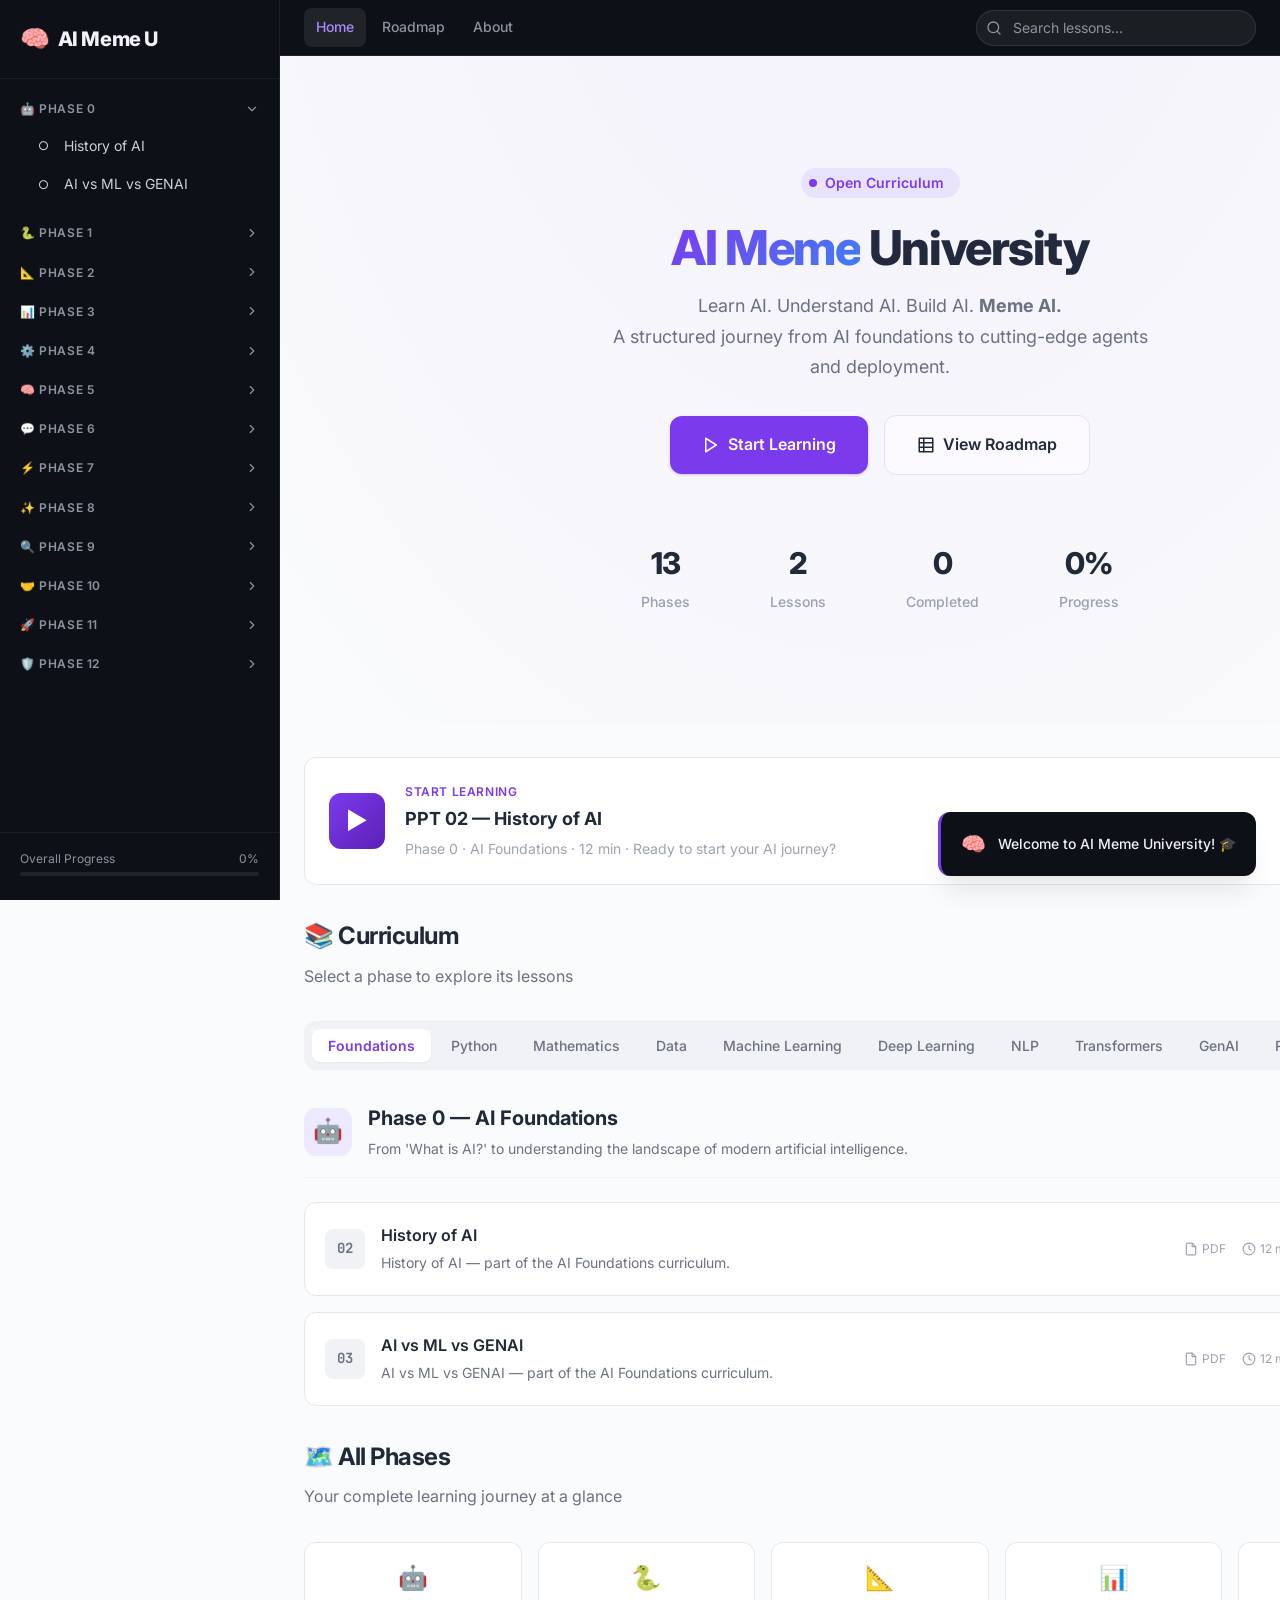
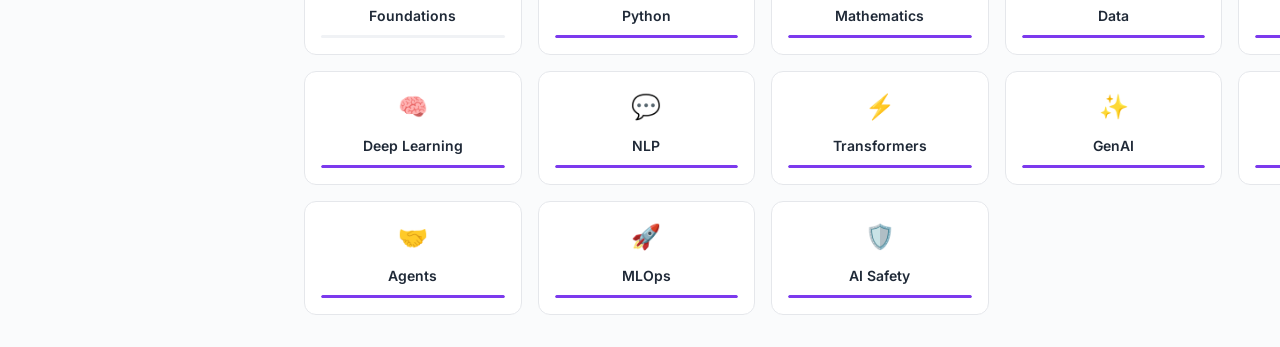
<file: index.html>
<!DOCTYPE html>
<html lang="en">
<head>
    <meta charset="UTF-8">
    <meta name="viewport" content="width=device-width, initial-scale=1.0">
    <meta name="description" content="AI Meme University — A structured AI learning platform. Learn AI from foundations to advanced topics with interactive PDF presentations.">
    <meta name="keywords" content="AI, Machine Learning, Deep Learning, NLP, Transformers, GenAI, Learning Platform">
    <meta name="author" content="AI Meme University">
    <title>AI Meme University — Learn AI. Understand AI. Build AI. Meme AI.</title>

    <!-- Google Fonts -->
    <link rel="preconnect" href="https://fonts.googleapis.com">
    <link rel="preconnect" href="https://fonts.gstatic.com" crossorigin>
    <link href="https://fonts.googleapis.com/css2?family=Inter:wght@400;500;600;700;800&family=JetBrains+Mono:wght@400;500;600;700&display=swap" rel="stylesheet">

    <!-- Stylesheets -->
    <link rel="stylesheet" href="css/style.css">
    <link rel="stylesheet" href="css/responsive.css">

    <!-- Favicon -->
    <link rel="icon" href="data:image/svg+xml,<svg xmlns='http://www.w3.org/2000/svg' viewBox='0 0 100 100'><text y='.9em' font-size='90'>🧠</text></svg>">
</head>
<body>
    <div class="app-layout">
        <!-- Sidebar Overlay (mobile) -->
        <div class="sidebar-overlay" id="sidebarOverlay" aria-hidden="true"></div>

        <!-- Sidebar -->
        <aside class="sidebar" id="sidebar" role="navigation" aria-label="Course navigation">
            <div class="sidebar-header">
                <a href="index.html" class="sidebar-logo" aria-label="AI Meme University Home">
                    <span class="logo-icon">🧠</span>
                    <span>AI Meme U</span>
                </a>
                <button class="sidebar-close" id="sidebarClose" aria-label="Close sidebar">
                    <svg viewBox="0 0 24 24" fill="none" stroke="currentColor" stroke-width="2" stroke-linecap="round" stroke-linejoin="round"><line x1="18" y1="6" x2="6" y2="18"/><line x1="6" y1="6" x2="18" y2="18"/></svg>
                </button>
            </div>
            <nav class="sidebar-nav" id="sidebarNav">
                <!-- Populated by app.js -->
            </nav>
            <div class="sidebar-footer">
                <div class="sidebar-progress">
                    <div class="sidebar-progress-label">
                        <span>Overall Progress</span>
                        <span id="sidebarProgressPercent">0%</span>
                    </div>
                    <div class="progress-bar">
                        <div class="progress-bar-fill" id="sidebarProgressBar" style="width: 0%"></div>
                    </div>
                </div>
            </div>
        </aside>

        <!-- Main -->
        <div class="main-content" id="mainContent">
            <!-- Navbar -->
            <nav class="navbar" id="navbar" role="navigation" aria-label="Main navigation">
                <div class="navbar-left">
                    <button class="hamburger-btn" id="hamburgerBtn" aria-label="Open navigation menu">
                        <svg viewBox="0 0 24 24" fill="none" stroke="currentColor" stroke-width="2" stroke-linecap="round" stroke-linejoin="round"><line x1="3" y1="12" x2="21" y2="12"/><line x1="3" y1="6" x2="21" y2="6"/><line x1="3" y1="18" x2="21" y2="18"/></svg>
                    </button>
                    <div class="nav-links">
                        <a href="index.html" class="nav-link active" id="navHome">Home</a>
                        <a href="roadmap.html" class="nav-link" id="navRoadmap">Roadmap</a>
                        <a href="about.html" class="nav-link" id="navAbout">About</a>
                    </div>
                </div>
                <div class="navbar-right">
                    <div class="search-container" id="searchContainer">
                        <div class="search-input-wrapper">
                            <svg class="search-icon" viewBox="0 0 24 24" fill="none" stroke="currentColor" stroke-width="2" stroke-linecap="round" stroke-linejoin="round"><circle cx="11" cy="11" r="8"/><line x1="21" y1="21" x2="16.65" y2="16.65"/></svg>
                            <input type="search" class="search-input" id="searchInput" placeholder="Search lessons..." aria-label="Search lessons" autocomplete="off">
                        </div>
                        <div class="search-results" id="searchResults" role="listbox" aria-label="Search results">
                            <!-- Populated by search.js -->
                        </div>
                    </div>
                </div>
            </nav>

            <!-- Hero Section -->
            <section class="hero" role="banner">
                <div class="content-wrapper">
                    <div class="hero-badge">
                        <span class="hero-badge-dot"></span>
                        Open Curriculum
                    </div>

                    <h1>
                        <span class="highlight">AI Meme</span> University
                    </h1>

                    <p class="hero-subtitle">
                        Learn AI. Understand AI. Build AI. <strong>Meme AI.</strong><br>
                        A structured journey from AI foundations to cutting-edge agents and deployment.
                    </p>

                    <div class="hero-actions">
                        <a href="#continue-learning" class="btn btn-primary btn-lg" id="startLearningBtn">
                            <svg width="18" height="18" viewBox="0 0 24 24" fill="none" stroke="currentColor" stroke-width="2" stroke-linecap="round" stroke-linejoin="round"><polygon points="5 3 19 12 5 21 5 3"/></svg>
                            Start Learning
                        </a>
                        <a href="roadmap.html" class="btn btn-secondary btn-lg">
                            <svg width="18" height="18" viewBox="0 0 24 24" fill="none" stroke="currentColor" stroke-width="2" stroke-linecap="round" stroke-linejoin="round"><path d="M3 3h18v18H3z" fill="none"/><path d="M3 9h18"/><path d="M3 15h18"/><path d="M9 3v18"/></svg>
                            View Roadmap
                        </a>
                    </div>

                    <div class="hero-stats" id="heroStats">
                        <div class="stat-card">
                            <div class="stat-value" id="statPhases">13</div>
                            <div class="stat-label">Phases</div>
                        </div>
                        <div class="stat-card">
                            <div class="stat-value" id="statLessons">84</div>
                            <div class="stat-label">Lessons</div>
                        </div>
                        <div class="stat-card">
                            <div class="stat-value" id="statCompleted">0</div>
                            <div class="stat-label">Completed</div>
                        </div>
                        <div class="stat-card">
                            <div class="stat-value" id="statProgress">0%</div>
                            <div class="stat-label">Progress</div>
                        </div>
                    </div>
                </div>
            </section>

            <!-- Continue Learning -->
            <section class="content-wrapper" id="continue-learning">
                <div id="continueLearningSection">
                    <!-- Populated by app.js -->
                </div>

                <!-- Phase Tabs -->
                <div class="section-header mt-8">
                    <h2>📚 Curriculum</h2>
                    <p>Select a phase to explore its lessons</p>
                </div>

                <div class="phase-tabs" id="phaseTabs" role="tablist" aria-label="Phase navigation">
                    <!-- Populated by app.js -->
                </div>

                <!-- Phase Content -->
                <div id="phaseContent">
                    <!-- Populated by app.js -->
                </div>

                <!-- Phases Overview -->
                <div class="section-header mt-8">
                    <h2>🗺️ All Phases</h2>
                    <p>Your complete learning journey at a glance</p>
                </div>

                <div class="phases-overview" id="phasesOverview">
                    <!-- Populated by app.js -->
                </div>
            </section>
        </div>
    </div>

    <!-- Toast Container -->
    <div class="toast-container" id="toastContainer" aria-live="polite"></div>

    <!-- Scripts -->
    <script src="js/curriculum.js"></script>
    <script src="js/progress.js"></script>
    <script src="js/search.js"></script>
    <script src="js/app.js"></script>
</body>
</html>
</file>
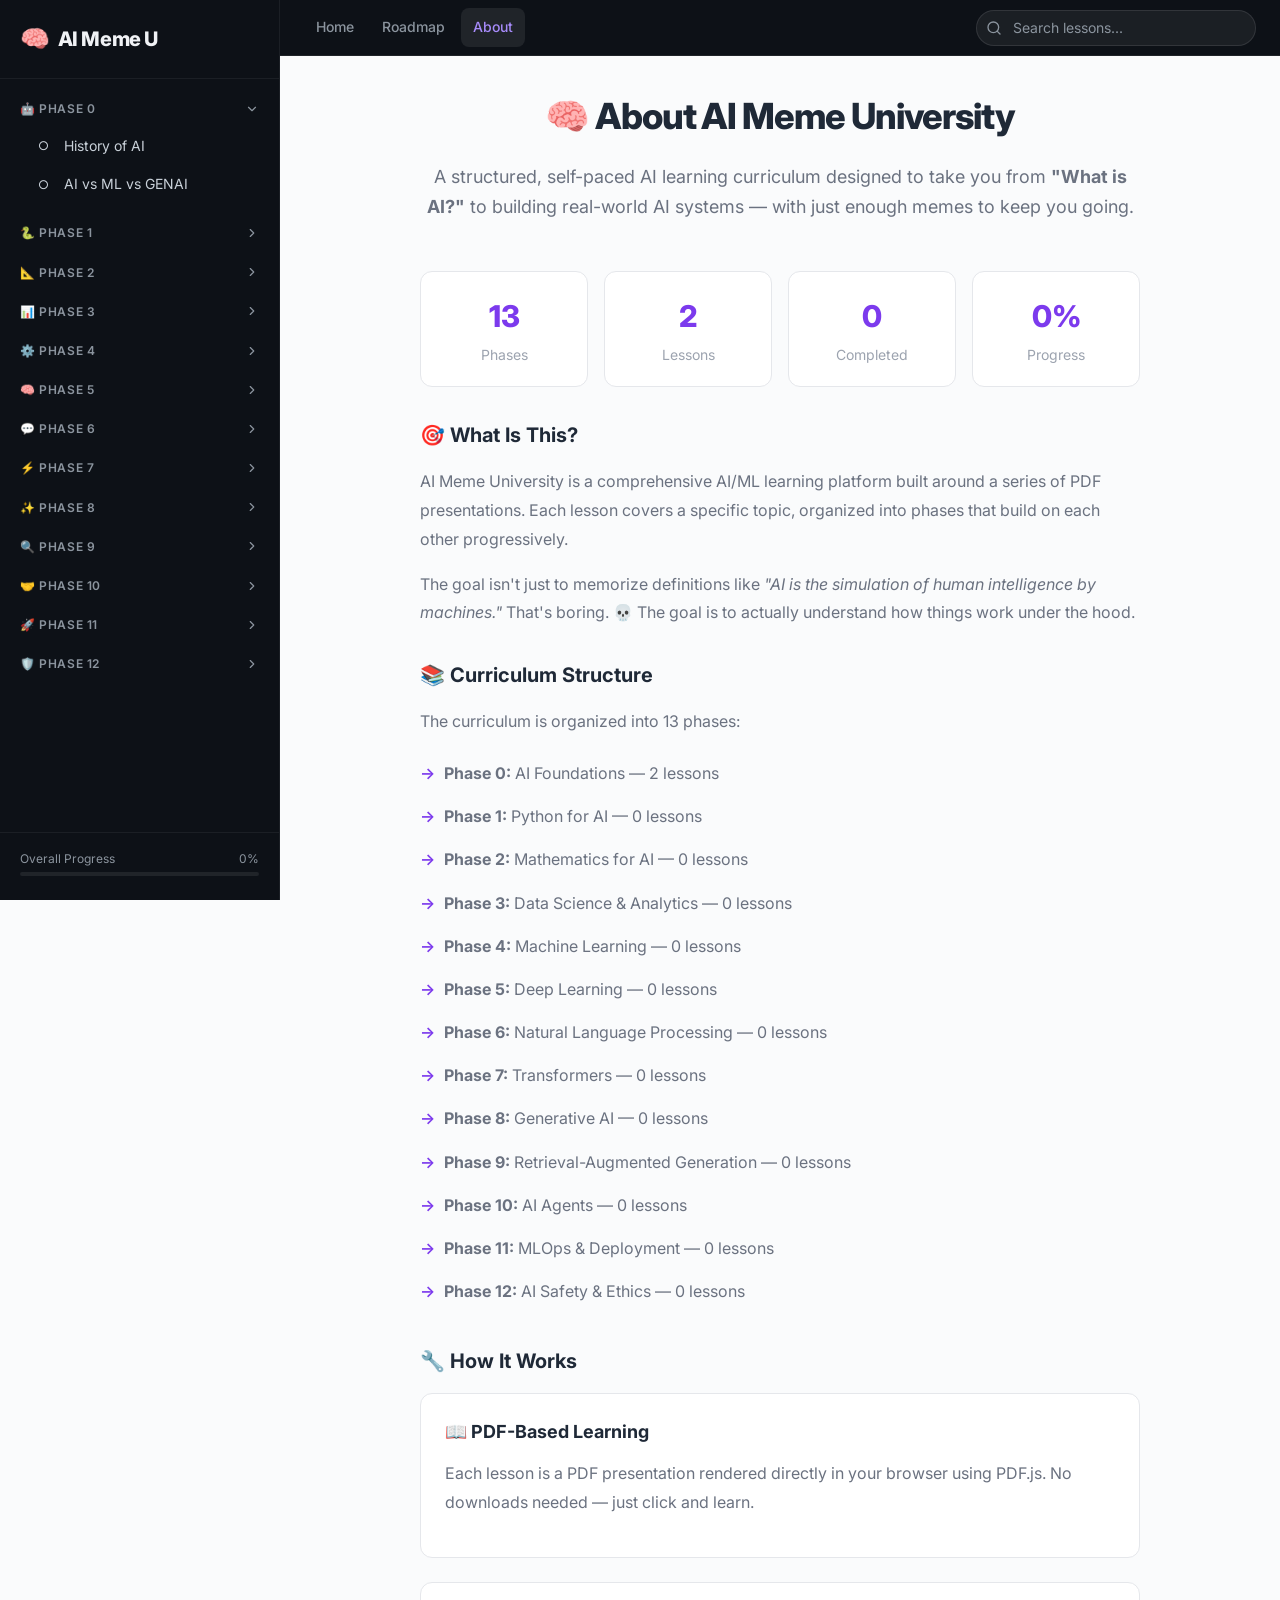
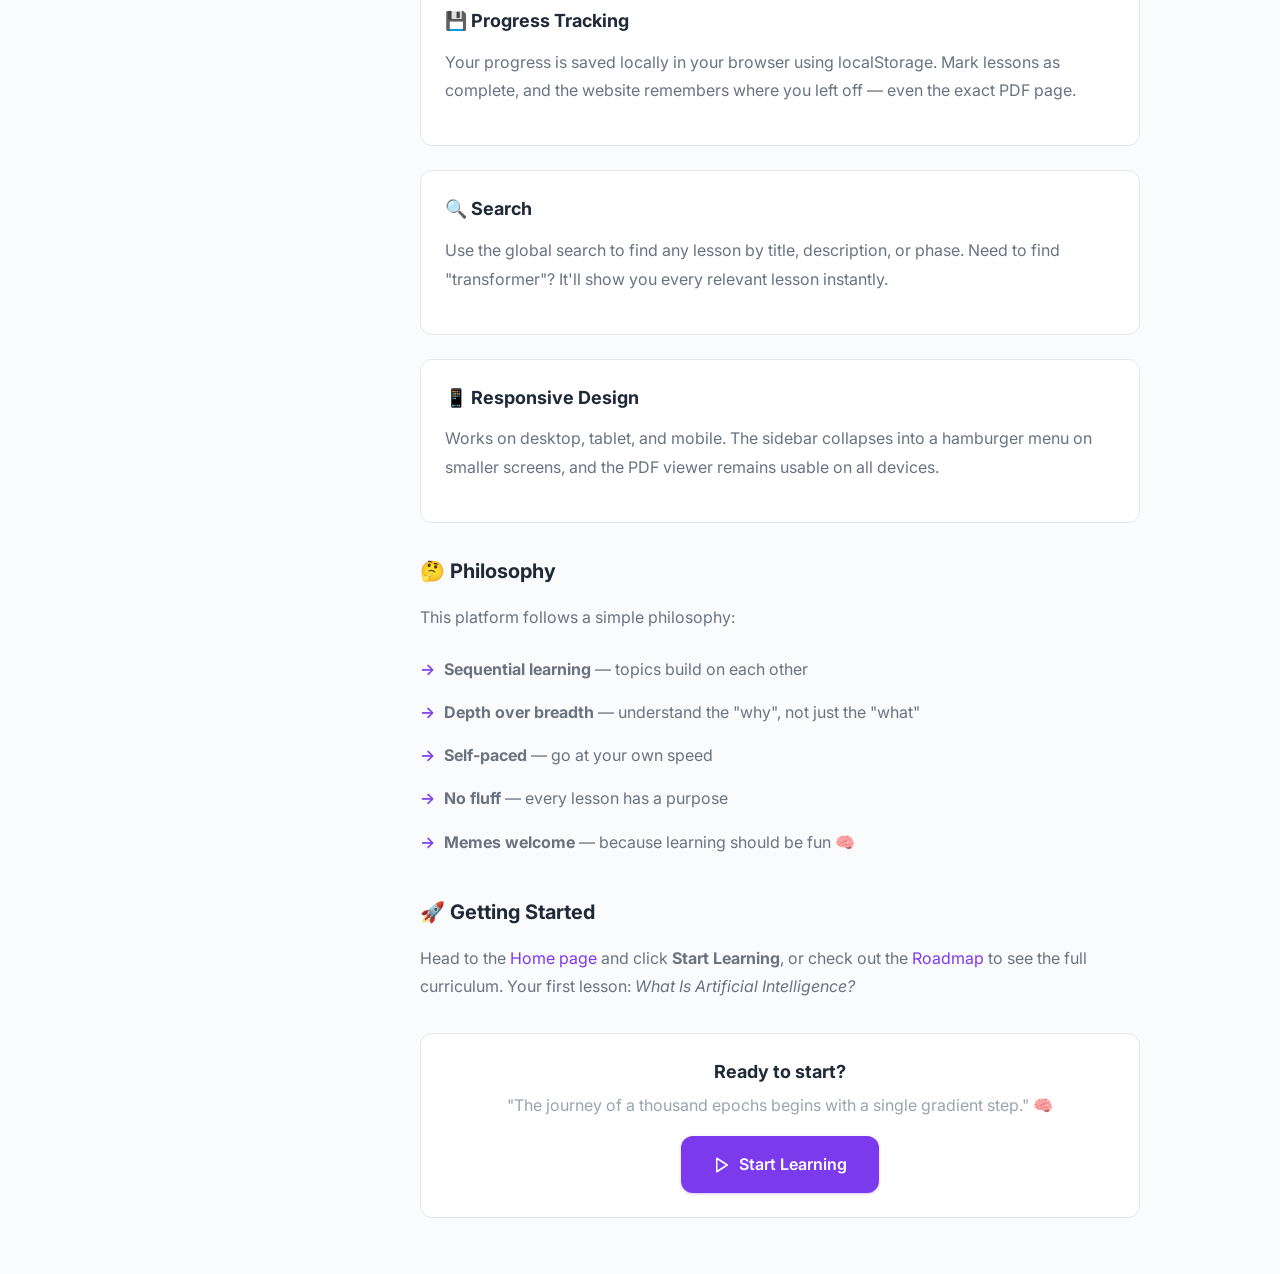
<file: about.html>
<!DOCTYPE html>
<html lang="en">
<head>
    <meta charset="UTF-8">
    <meta name="viewport" content="width=device-width, initial-scale=1.0">
    <meta name="description" content="About AI Meme University — Learn about the mission, structure, and philosophy behind this AI learning platform.">
    <title>About — AI Meme University</title>

    <link rel="preconnect" href="https://fonts.googleapis.com">
    <link rel="preconnect" href="https://fonts.gstatic.com" crossorigin>
    <link href="https://fonts.googleapis.com/css2?family=Inter:wght@400;500;600;700;800&family=JetBrains+Mono:wght@400;500;600;700&display=swap" rel="stylesheet">

    <link rel="stylesheet" href="css/style.css">
    <link rel="stylesheet" href="css/responsive.css">

    <link rel="icon" href="data:image/svg+xml,<svg xmlns='http://www.w3.org/2000/svg' viewBox='0 0 100 100'><text y='.9em' font-size='90'>🧠</text></svg>">
</head>
<body>
    <div class="app-layout">
        <div class="sidebar-overlay" id="sidebarOverlay" aria-hidden="true"></div>

        <aside class="sidebar" id="sidebar" role="navigation" aria-label="Course navigation">
            <div class="sidebar-header">
                <a href="index.html" class="sidebar-logo" aria-label="AI Meme University Home">
                    <span class="logo-icon">🧠</span>
                    <span>AI Meme U</span>
                </a>
                <button class="sidebar-close" id="sidebarClose" aria-label="Close sidebar">
                    <svg viewBox="0 0 24 24" fill="none" stroke="currentColor" stroke-width="2" stroke-linecap="round" stroke-linejoin="round"><line x1="18" y1="6" x2="6" y2="18"/><line x1="6" y1="6" x2="18" y2="18"/></svg>
                </button>
            </div>
            <nav class="sidebar-nav" id="sidebarNav"></nav>
            <div class="sidebar-footer">
                <div class="sidebar-progress">
                    <div class="sidebar-progress-label">
                        <span>Overall Progress</span>
                        <span id="sidebarProgressPercent">0%</span>
                    </div>
                    <div class="progress-bar">
                        <div class="progress-bar-fill" id="sidebarProgressBar" style="width: 0%"></div>
                    </div>
                </div>
            </div>
        </aside>

        <div class="main-content" id="mainContent">
            <nav class="navbar" id="navbar" role="navigation" aria-label="Main navigation">
                <div class="navbar-left">
                    <button class="hamburger-btn" id="hamburgerBtn" aria-label="Open navigation menu">
                        <svg viewBox="0 0 24 24" fill="none" stroke="currentColor" stroke-width="2" stroke-linecap="round" stroke-linejoin="round"><line x1="3" y1="12" x2="21" y2="12"/><line x1="3" y1="6" x2="21" y2="6"/><line x1="3" y1="18" x2="21" y2="18"/></svg>
                    </button>
                    <div class="nav-links">
                        <a href="index.html" class="nav-link">Home</a>
                        <a href="roadmap.html" class="nav-link">Roadmap</a>
                        <a href="about.html" class="nav-link active">About</a>
                    </div>
                </div>
                <div class="navbar-right">
                    <div class="search-container" id="searchContainer">
                        <div class="search-input-wrapper">
                            <svg class="search-icon" viewBox="0 0 24 24" fill="none" stroke="currentColor" stroke-width="2" stroke-linecap="round" stroke-linejoin="round"><circle cx="11" cy="11" r="8"/><line x1="21" y1="21" x2="16.65" y2="16.65"/></svg>
                            <input type="search" class="search-input" id="searchInput" placeholder="Search lessons..." aria-label="Search lessons" autocomplete="off">
                        </div>
                        <div class="search-results" id="searchResults" role="listbox" aria-label="Search results"></div>
                    </div>
                </div>
            </nav>

            <section class="content-wrapper">
                <div class="about-section">
                    <div class="about-header">
                        <h1>🧠 About AI Meme University</h1>
                        <p>
                            A structured, self-paced AI learning curriculum designed to take you from
                            <strong>"What is AI?"</strong> to building real-world AI systems —
                            with just enough memes to keep you going.
                        </p>
                    </div>

                    <div class="about-stats" id="aboutStats">
                        <div class="about-stat">
                            <div class="about-stat-value" id="aboutStatPhases">13</div>
                            <div class="about-stat-label">Phases</div>
                        </div>
                        <div class="about-stat">
                            <div class="about-stat-value" id="aboutStatLessons">84</div>
                            <div class="about-stat-label">Lessons</div>
                        </div>
                        <div class="about-stat">
                            <div class="about-stat-value" id="aboutStatCompleted">0</div>
                            <div class="about-stat-label">Completed</div>
                        </div>
                        <div class="about-stat">
                            <div class="about-stat-value" id="aboutStatProgress">0%</div>
                            <div class="about-stat-label">Progress</div>
                        </div>
                    </div>

                    <div class="about-content">
                        <h2>🎯 What Is This?</h2>
                        <p>
                            AI Meme University is a comprehensive AI/ML learning platform built around a series of
                            PDF presentations. Each lesson covers a specific topic, organized into phases that
                            build on each other progressively.
                        </p>
                        <p>
                            The goal isn't just to memorize definitions like <em>"AI is the simulation of human intelligence
                            by machines."</em> That's boring. 💀 The goal is to actually understand how things work
                            under the hood.
                        </p>

                        <h2>📚 Curriculum Structure</h2>
                        <p>The curriculum is organized into 13 phases:</p>
                        <ul id="aboutPhaseList">
                            <!-- Populated by app.js -->
                        </ul>

                        <h2>🔧 How It Works</h2>

                        <div class="about-card">
                            <h3>📖 PDF-Based Learning</h3>
                            <p>
                                Each lesson is a PDF presentation rendered directly in your browser using PDF.js.
                                No downloads needed — just click and learn.
                            </p>
                        </div>

                        <div class="about-card">
                            <h3>💾 Progress Tracking</h3>
                            <p>
                                Your progress is saved locally in your browser using localStorage. Mark lessons as
                                complete, and the website remembers where you left off — even the exact PDF page.
                            </p>
                        </div>

                        <div class="about-card">
                            <h3>🔍 Search</h3>
                            <p>
                                Use the global search to find any lesson by title, description, or phase.
                                Need to find "transformer"? It'll show you every relevant lesson instantly.
                            </p>
                        </div>

                        <div class="about-card">
                            <h3>📱 Responsive Design</h3>
                            <p>
                                Works on desktop, tablet, and mobile. The sidebar collapses into a hamburger menu
                                on smaller screens, and the PDF viewer remains usable on all devices.
                            </p>
                        </div>

                        <h2>🤔 Philosophy</h2>
                        <p>
                            This platform follows a simple philosophy:
                        </p>
                        <ul>
                            <li><strong>Sequential learning</strong> — topics build on each other</li>
                            <li><strong>Depth over breadth</strong> — understand the "why", not just the "what"</li>
                            <li><strong>Self-paced</strong> — go at your own speed</li>
                            <li><strong>No fluff</strong> — every lesson has a purpose</li>
                            <li><strong>Memes welcome</strong> — because learning should be fun 🧠</li>
                        </ul>

                        <h2>🚀 Getting Started</h2>
                        <p>
                            Head to the <a href="index.html">Home page</a> and click <strong>Start Learning</strong>,
                            or check out the <a href="roadmap.html">Roadmap</a> to see the full curriculum.
                            Your first lesson: <em>What Is Artificial Intelligence?</em>
                        </p>

                        <div class="about-card" style="text-align: center; margin-top: var(--space-8);">
                            <h3 style="margin-bottom: var(--space-1);">Ready to start?</h3>
                            <p style="margin-bottom: var(--space-4); color: var(--color-text-muted);">
                                "The journey of a thousand epochs begins with a single gradient step." 🧠
                            </p>
                            <a href="index.html" class="btn btn-primary btn-lg">
                                <svg width="18" height="18" viewBox="0 0 24 24" fill="none" stroke="currentColor" stroke-width="2" stroke-linecap="round" stroke-linejoin="round"><polygon points="5 3 19 12 5 21 5 3"/></svg>
                                Start Learning
                            </a>
                        </div>
                    </div>
                </div>
            </section>
        </div>
    </div>

    <div class="toast-container" id="toastContainer" aria-live="polite"></div>

    <script src="js/curriculum.js"></script>
    <script src="js/progress.js"></script>
    <script src="js/search.js"></script>
    <script src="js/app.js"></script>
</body>
</html>
</file>
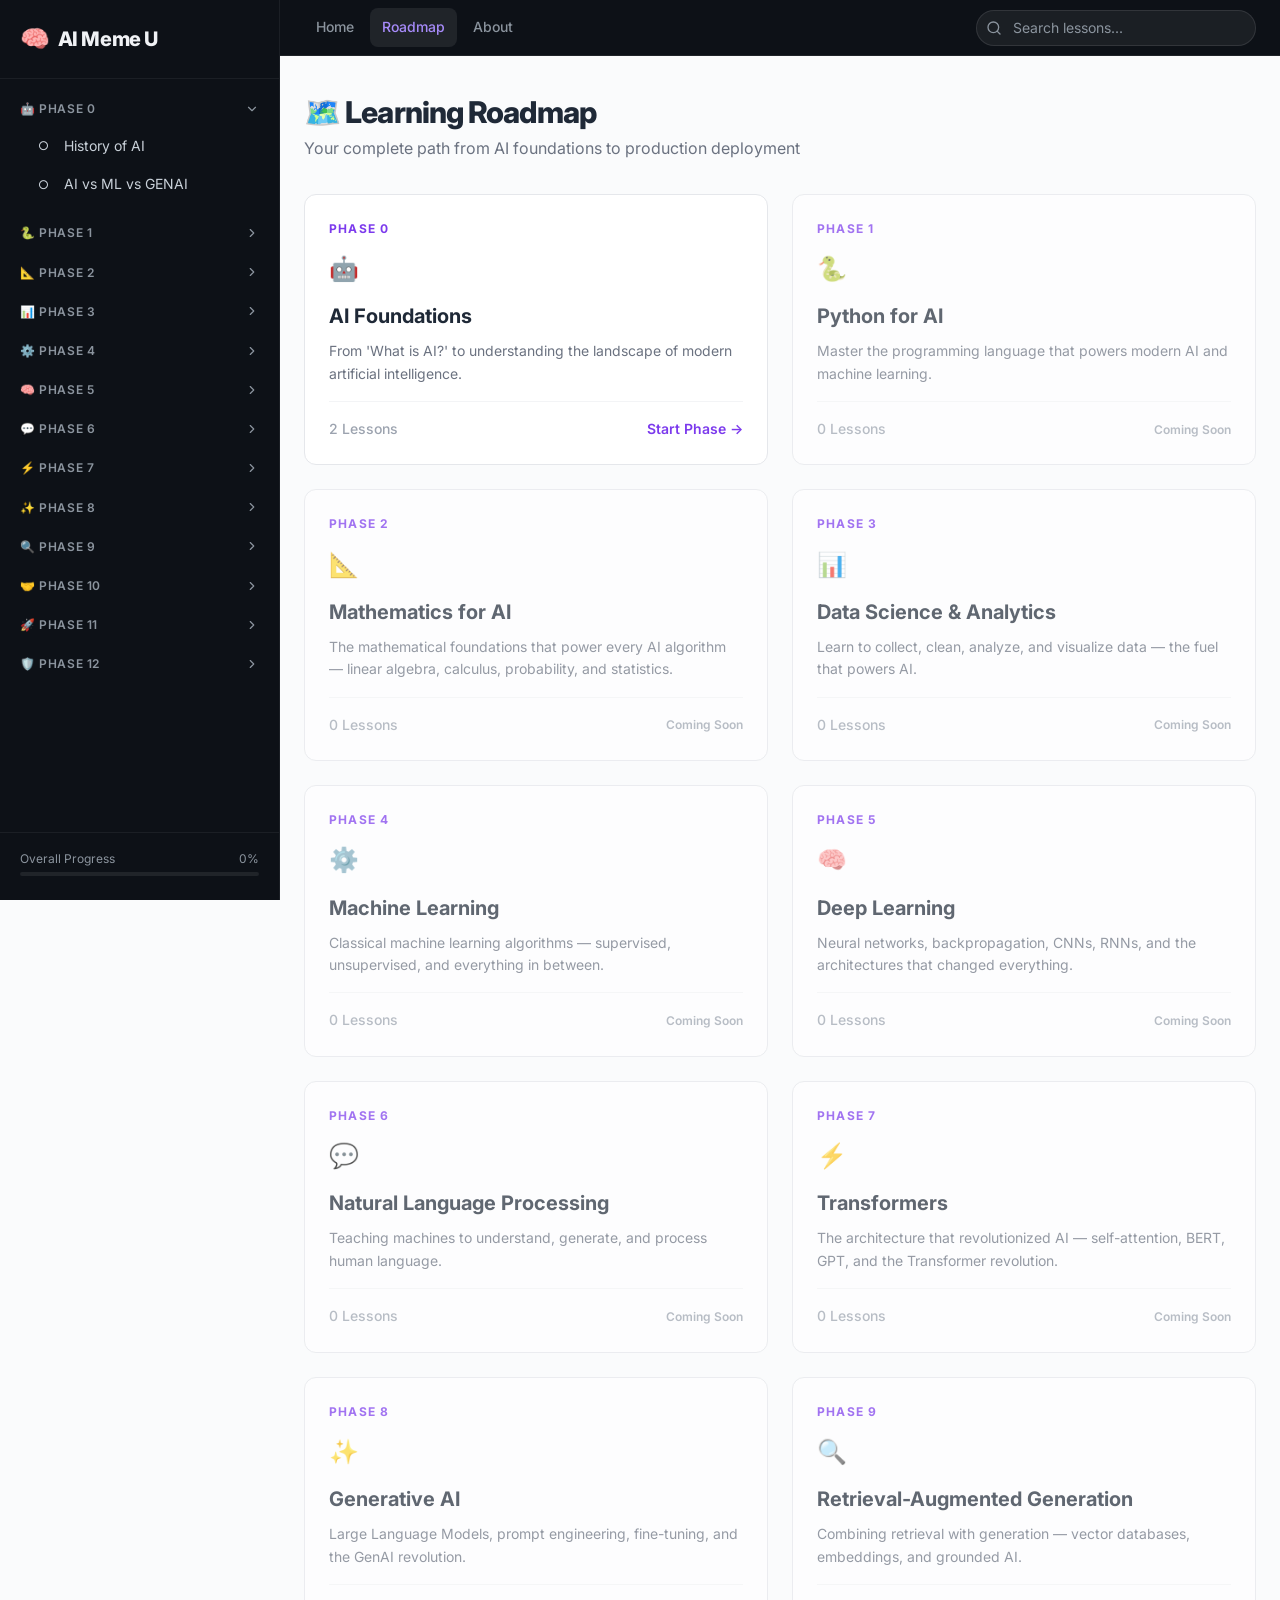
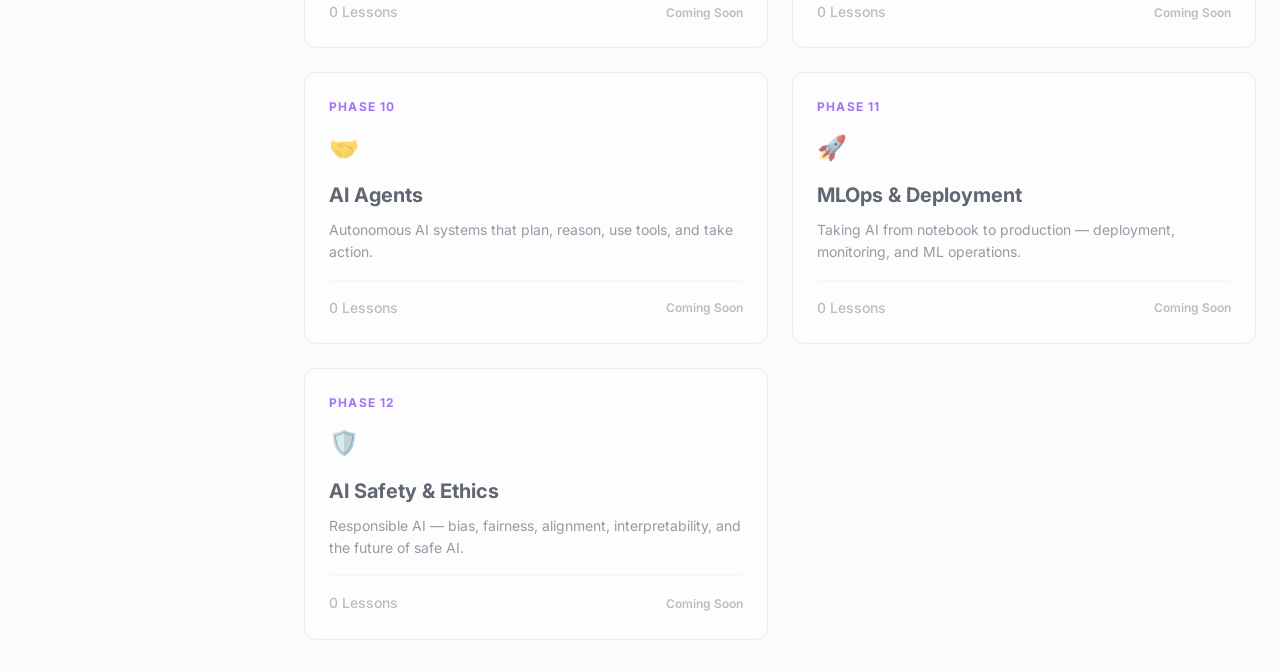
<file: roadmap.html>
<!DOCTYPE html>
<html lang="en">
<head>
    <meta charset="UTF-8">
    <meta name="viewport" content="width=device-width, initial-scale=1.0">
    <meta name="description" content="AI Meme University Roadmap — Explore all 13 phases of the AI learning curriculum from foundations to deployment.">
    <title>Roadmap — AI Meme University</title>

    <link rel="preconnect" href="https://fonts.googleapis.com">
    <link rel="preconnect" href="https://fonts.gstatic.com" crossorigin>
    <link href="https://fonts.googleapis.com/css2?family=Inter:wght@400;500;600;700;800&family=JetBrains+Mono:wght@400;500;600;700&display=swap" rel="stylesheet">

    <link rel="stylesheet" href="css/style.css">
    <link rel="stylesheet" href="css/responsive.css">

    <link rel="icon" href="data:image/svg+xml,<svg xmlns='http://www.w3.org/2000/svg' viewBox='0 0 100 100'><text y='.9em' font-size='90'>🧠</text></svg>">
</head>
<body>
    <div class="app-layout">
        <div class="sidebar-overlay" id="sidebarOverlay" aria-hidden="true"></div>

        <aside class="sidebar" id="sidebar" role="navigation" aria-label="Course navigation">
            <div class="sidebar-header">
                <a href="index.html" class="sidebar-logo" aria-label="AI Meme University Home">
                    <span class="logo-icon">🧠</span>
                    <span>AI Meme U</span>
                </a>
                <button class="sidebar-close" id="sidebarClose" aria-label="Close sidebar">
                    <svg viewBox="0 0 24 24" fill="none" stroke="currentColor" stroke-width="2" stroke-linecap="round" stroke-linejoin="round"><line x1="18" y1="6" x2="6" y2="18"/><line x1="6" y1="6" x2="18" y2="18"/></svg>
                </button>
            </div>
            <nav class="sidebar-nav" id="sidebarNav"></nav>
            <div class="sidebar-footer">
                <div class="sidebar-progress">
                    <div class="sidebar-progress-label">
                        <span>Overall Progress</span>
                        <span id="sidebarProgressPercent">0%</span>
                    </div>
                    <div class="progress-bar">
                        <div class="progress-bar-fill" id="sidebarProgressBar" style="width: 0%"></div>
                    </div>
                </div>
            </div>
        </aside>

        <div class="main-content" id="mainContent">
            <nav class="navbar" id="navbar" role="navigation" aria-label="Main navigation">
                <div class="navbar-left">
                    <button class="hamburger-btn" id="hamburgerBtn" aria-label="Open navigation menu">
                        <svg viewBox="0 0 24 24" fill="none" stroke="currentColor" stroke-width="2" stroke-linecap="round" stroke-linejoin="round"><line x1="3" y1="12" x2="21" y2="12"/><line x1="3" y1="6" x2="21" y2="6"/><line x1="3" y1="18" x2="21" y2="18"/></svg>
                    </button>
                    <div class="nav-links">
                        <a href="index.html" class="nav-link">Home</a>
                        <a href="roadmap.html" class="nav-link active">Roadmap</a>
                        <a href="about.html" class="nav-link">About</a>
                    </div>
                </div>
                <div class="navbar-right">
                    <div class="search-container" id="searchContainer">
                        <div class="search-input-wrapper">
                            <svg class="search-icon" viewBox="0 0 24 24" fill="none" stroke="currentColor" stroke-width="2" stroke-linecap="round" stroke-linejoin="round"><circle cx="11" cy="11" r="8"/><line x1="21" y1="21" x2="16.65" y2="16.65"/></svg>
                            <input type="search" class="search-input" id="searchInput" placeholder="Search lessons..." aria-label="Search lessons" autocomplete="off">
                        </div>
                        <div class="search-results" id="searchResults" role="listbox" aria-label="Search results"></div>
                    </div>
                </div>
            </nav>

            <section class="content-wrapper">
                <div class="section-header">
                    <h1 style="font-size: var(--text-3xl); font-weight: 800; letter-spacing: -0.03em;">🗺️ Learning Roadmap</h1>
                    <p>Your complete path from AI foundations to production deployment</p>
                </div>

                <div class="roadmap-grid" id="roadmapGrid">
                    <!-- Populated by app.js -->
                </div>
            </section>
        </div>
    </div>

    <div class="toast-container" id="toastContainer" aria-live="polite"></div>

    <script src="js/curriculum.js"></script>
    <script src="js/progress.js"></script>
    <script src="js/search.js"></script>
    <script src="js/app.js"></script>
</body>
</html>
</file>
<file: css/style.css>
/* ==========================================================
   style.css — AI Meme University — Main Stylesheet
   ========================================================== */

/* ---------- CSS Custom Properties ---------- */
:root {
    /* Colors */
    --color-bg: #fafbfc;
    --color-bg-secondary: #f0f2f5;
    --color-bg-card: #ffffff;
    --color-bg-sidebar: #0d1117;
    --color-bg-sidebar-hover: #161b22;
    --color-bg-navbar: #0d1117;

    --color-text: #1f2937;
    --color-text-secondary: #6b7280;
    --color-text-muted: #9ca3af;
    --color-text-inverse: #f0f2f5;
    --color-text-sidebar: #c9d1d9;
    --color-text-sidebar-muted: #8b949e;

    --color-accent: #7c3aed;
    --color-accent-light: #a78bfa;
    --color-accent-dark: #5b21b6;
    --color-accent-bg: #ede9fe;

    --color-success: #10b981;
    --color-success-bg: #d1fae5;
    --color-warning: #f59e0b;
    --color-warning-bg: #fef3c7;
    --color-error: #ef4444;
    --color-info: #3b82f6;
    --color-info-bg: #dbeafe;

    --color-border: #e5e7eb;
    --color-border-light: #f3f4f6;

    /* Typography */
    --font-sans: 'Inter', -apple-system, BlinkMacSystemFont, 'Segoe UI', Roboto, sans-serif;
    --font-mono: 'JetBrains Mono', 'Fira Code', monospace;

    --text-xs: 0.75rem;
    --text-sm: 0.875rem;
    --text-base: 1rem;
    --text-lg: 1.125rem;
    --text-xl: 1.25rem;
    --text-2xl: 1.5rem;
    --text-3xl: 1.875rem;
    --text-4xl: 2.25rem;
    --text-5xl: 3rem;

    /* Spacing */
    --space-1: 0.25rem;
    --space-2: 0.5rem;
    --space-3: 0.75rem;
    --space-4: 1rem;
    --space-5: 1.25rem;
    --space-6: 1.5rem;
    --space-8: 2rem;
    --space-10: 2.5rem;
    --space-12: 3rem;
    --space-16: 4rem;
    --space-20: 5rem;

    /* Layout */
    --sidebar-width: 280px;
    --navbar-height: 56px;
    --content-max-width: 1200px;
    --card-radius: 12px;
    --radius-sm: 6px;
    --radius-md: 8px;
    --radius-lg: 12px;
    --radius-xl: 16px;
    --radius-full: 9999px;

    /* Shadows */
    --shadow-sm: 0 1px 2px rgba(0, 0, 0, 0.05);
    --shadow-md: 0 4px 6px -1px rgba(0, 0, 0, 0.07), 0 2px 4px -2px rgba(0, 0, 0, 0.05);
    --shadow-lg: 0 10px 15px -3px rgba(0, 0, 0, 0.08), 0 4px 6px -4px rgba(0, 0, 0, 0.04);
    --shadow-xl: 0 20px 25px -5px rgba(0, 0, 0, 0.08), 0 8px 10px -6px rgba(0, 0, 0, 0.04);

    /* Transitions */
    --transition-fast: 150ms ease;
    --transition-base: 200ms ease;
    --transition-slow: 300ms ease;
}

/* ---------- Reset & Base ---------- */
*,
*::before,
*::after {
    box-sizing: border-box;
    margin: 0;
    padding: 0;
}

html {
    font-size: 16px;
    scroll-behavior: smooth;
    -webkit-text-size-adjust: 100%;
}

body {
    font-family: var(--font-sans);
    font-size: var(--text-base);
    line-height: 1.6;
    color: var(--color-text);
    background: var(--color-bg);
    -webkit-font-smoothing: antialiased;
    -moz-osx-font-smoothing: grayscale;
    overflow-x: hidden;
}

a {
    color: var(--color-accent);
    text-decoration: none;
    transition: color var(--transition-fast);
}

a:hover {
    color: var(--color-accent-dark);
}

img {
    max-width: 100%;
    height: auto;
    display: block;
}

button {
    font-family: inherit;
    cursor: pointer;
    border: none;
    background: none;
    font-size: inherit;
}

input, select, textarea {
    font-family: inherit;
    font-size: inherit;
}

/* ---------- Focus States ---------- */
:focus-visible {
    outline: 2px solid var(--color-accent);
    outline-offset: 2px;
    border-radius: var(--radius-sm);
}

/* ---------- Layout ---------- */
.app-layout {
    display: flex;
    min-height: 100vh;
}

.main-content {
    flex: 1;
    margin-left: var(--sidebar-width);
    padding-top: var(--navbar-height);
    min-height: 100vh;
    transition: margin-left var(--transition-slow);
}

.main-content.sidebar-collapsed {
    margin-left: 0;
}

.content-wrapper {
    max-width: var(--content-max-width);
    margin: 0 auto;
    padding: var(--space-8) var(--space-6);
}

/* ---------- Navbar ---------- */
.navbar {
    position: fixed;
    top: 0;
    left: var(--sidebar-width);
    right: 0;
    height: var(--navbar-height);
    background: var(--color-bg-navbar);
    border-bottom: 1px solid rgba(255, 255, 255, 0.08);
    display: flex;
    align-items: center;
    justify-content: space-between;
    padding: 0 var(--space-6);
    z-index: 100;
    transition: left var(--transition-slow);
}

.navbar.sidebar-collapsed {
    left: 0;
}

.navbar-left {
    display: flex;
    align-items: center;
    gap: var(--space-4);
}

.navbar-right {
    display: flex;
    align-items: center;
    gap: var(--space-4);
}

.hamburger-btn {
    display: none;
    width: 36px;
    height: 36px;
    border-radius: var(--radius-md);
    color: var(--color-text-inverse);
    align-items: center;
    justify-content: center;
    transition: background var(--transition-fast);
}

.hamburger-btn:hover {
    background: rgba(255, 255, 255, 0.1);
}

.hamburger-btn svg {
    width: 20px;
    height: 20px;
}

.nav-links {
    display: flex;
    gap: var(--space-1);
}

.nav-link {
    color: var(--color-text-sidebar-muted);
    padding: var(--space-2) var(--space-3);
    border-radius: var(--radius-md);
    font-size: var(--text-sm);
    font-weight: 500;
    transition: all var(--transition-fast);
    white-space: nowrap;
}

.nav-link:hover,
.nav-link.active {
    color: var(--color-text-inverse);
    background: rgba(255, 255, 255, 0.08);
}

.nav-link.active {
    color: var(--color-accent-light);
}

/* ---------- Search ---------- */
.search-container {
    position: relative;
}

.search-input-wrapper {
    position: relative;
    display: flex;
    align-items: center;
}

.search-input {
    width: 280px;
    height: 36px;
    padding: 0 var(--space-4) 0 36px;
    background: rgba(255, 255, 255, 0.06);
    border: 1px solid rgba(255, 255, 255, 0.1);
    border-radius: var(--radius-full);
    color: var(--color-text-inverse);
    font-size: var(--text-sm);
    transition: all var(--transition-fast);
}

.search-input::placeholder {
    color: var(--color-text-sidebar-muted);
}

.search-input:focus {
    outline: none;
    background: rgba(255, 255, 255, 0.1);
    border-color: var(--color-accent-light);
    width: 340px;
}

.search-icon {
    position: absolute;
    left: 10px;
    color: var(--color-text-sidebar-muted);
    width: 16px;
    height: 16px;
    pointer-events: none;
}

.search-results {
    position: absolute;
    top: calc(100% + 8px);
    right: 0;
    width: 420px;
    max-height: 480px;
    overflow-y: auto;
    background: var(--color-bg-card);
    border: 1px solid var(--color-border);
    border-radius: var(--radius-lg);
    box-shadow: var(--shadow-xl);
    display: none;
    z-index: 200;
}

.search-results.active {
    display: block;
}

.search-results-header {
    padding: var(--space-3) var(--space-4);
    border-bottom: 1px solid var(--color-border);
    font-size: var(--text-sm);
    color: var(--color-text-secondary);
    font-weight: 500;
}

.search-result-item {
    display: flex;
    align-items: flex-start;
    gap: var(--space-3);
    padding: var(--space-3) var(--space-4);
    cursor: pointer;
    transition: background var(--transition-fast);
    border-bottom: 1px solid var(--color-border-light);
}

.search-result-item:last-child {
    border-bottom: none;
}

.search-result-item:hover {
    background: var(--color-bg-secondary);
}

.search-result-icon {
    width: 36px;
    height: 36px;
    border-radius: var(--radius-md);
    background: var(--color-accent-bg);
    display: flex;
    align-items: center;
    justify-content: center;
    flex-shrink: 0;
    font-size: var(--text-lg);
}

.search-result-content {
    flex: 1;
    min-width: 0;
}

.search-result-title {
    font-size: var(--text-sm);
    font-weight: 600;
    color: var(--color-text);
    margin-bottom: 2px;
}

.search-result-title mark {
    background: var(--color-warning-bg);
    color: var(--color-text);
    padding: 0 2px;
    border-radius: 2px;
}

.search-result-meta {
    font-size: var(--text-xs);
    color: var(--color-text-muted);
}

.search-no-results {
    padding: var(--space-8) var(--space-4);
    text-align: center;
    color: var(--color-text-muted);
    font-size: var(--text-sm);
}

/* ---------- Sidebar ---------- */
.sidebar {
    position: fixed;
    top: 0;
    left: 0;
    width: var(--sidebar-width);
    height: 100vh;
    background: var(--color-bg-sidebar);
    border-right: 1px solid rgba(255, 255, 255, 0.06);
    overflow-y: auto;
    z-index: 150;
    transition: transform var(--transition-slow);
    display: flex;
    flex-direction: column;
}

.sidebar.collapsed {
    transform: translateX(-100%);
}

.sidebar-header {
    padding: var(--space-5) var(--space-5);
    border-bottom: 1px solid rgba(255, 255, 255, 0.06);
    display: flex;
    align-items: center;
    gap: var(--space-3);
    flex-shrink: 0;
}

.sidebar-logo {
    font-size: var(--text-xl);
    font-weight: 800;
    color: var(--color-text-inverse);
    display: flex;
    align-items: center;
    gap: var(--space-2);
    letter-spacing: -0.02em;
}

.sidebar-logo .logo-icon {
    font-size: var(--text-2xl);
}

.sidebar-close {
    display: none;
    width: 32px;
    height: 32px;
    border-radius: var(--radius-md);
    color: var(--color-text-sidebar-muted);
    align-items: center;
    justify-content: center;
    margin-left: auto;
    transition: all var(--transition-fast);
}

.sidebar-close:hover {
    color: var(--color-text-inverse);
    background: rgba(255, 255, 255, 0.1);
}

.sidebar-nav {
    flex: 1;
    overflow-y: auto;
    padding: var(--space-3) 0;
}

/* Scrollbar styling for sidebar */
.sidebar-nav::-webkit-scrollbar {
    width: 4px;
}

.sidebar-nav::-webkit-scrollbar-track {
    background: transparent;
}

.sidebar-nav::-webkit-scrollbar-thumb {
    background: rgba(255, 255, 255, 0.1);
    border-radius: 4px;
}

.sidebar-phase {
    margin-bottom: var(--space-1);
}

.sidebar-phase-header {
    display: flex;
    align-items: center;
    gap: var(--space-2);
    padding: var(--space-2) var(--space-5);
    color: var(--color-text-sidebar-muted);
    font-size: var(--text-xs);
    font-weight: 600;
    text-transform: uppercase;
    letter-spacing: 0.05em;
    cursor: pointer;
    transition: color var(--transition-fast);
    user-select: none;
}

.sidebar-phase-header:hover {
    color: var(--color-text-sidebar);
}

.sidebar-phase-header .phase-chevron {
    width: 14px;
    height: 14px;
    margin-left: auto;
    transition: transform var(--transition-fast);
}

.sidebar-phase-header.expanded .phase-chevron {
    transform: rotate(90deg);
}

.sidebar-lessons {
    display: none;
    padding-bottom: var(--space-2);
}

.sidebar-lessons.expanded {
    display: block;
}

.sidebar-lesson {
    display: flex;
    align-items: center;
    gap: var(--space-3);
    padding: var(--space-2) var(--space-5) var(--space-2) var(--space-8);
    color: var(--color-text-sidebar);
    font-size: var(--text-sm);
    cursor: pointer;
    transition: all var(--transition-fast);
    border-left: 2px solid transparent;
    text-decoration: none;
}

.sidebar-lesson:hover {
    background: var(--color-bg-sidebar-hover);
    color: var(--color-text-inverse);
}

.sidebar-lesson.active {
    background: var(--color-bg-sidebar-hover);
    border-left-color: var(--color-accent);
    color: var(--color-accent-light);
}

.sidebar-lesson.completed {
    color: var(--color-success);
}

.sidebar-lesson-icon {
    width: 18px;
    height: 18px;
    flex-shrink: 0;
    display: flex;
    align-items: center;
    justify-content: center;
    font-size: var(--text-xs);
}

.sidebar-lesson-title {
    white-space: nowrap;
    overflow: hidden;
    text-overflow: ellipsis;
}

.sidebar-footer {
    padding: var(--space-4) var(--space-5);
    border-top: 1px solid rgba(255, 255, 255, 0.06);
    flex-shrink: 0;
}

.sidebar-progress {
    margin-bottom: var(--space-2);
}

.sidebar-progress-label {
    display: flex;
    justify-content: space-between;
    font-size: var(--text-xs);
    color: var(--color-text-sidebar-muted);
    margin-bottom: var(--space-1);
}

.progress-bar {
    width: 100%;
    height: 4px;
    background: rgba(255, 255, 255, 0.08);
    border-radius: var(--radius-full);
    overflow: hidden;
}

.progress-bar-fill {
    height: 100%;
    background: linear-gradient(90deg, var(--color-accent), var(--color-accent-light));
    border-radius: var(--radius-full);
    transition: width var(--transition-slow);
}

/* ---------- Hero ---------- */
.hero {
    padding: var(--space-20) 0 var(--space-16);
    text-align: center;
    position: relative;
    overflow: hidden;
}

.hero::before {
    content: '';
    position: absolute;
    top: -50%;
    left: -25%;
    width: 150%;
    height: 200%;
    background: radial-gradient(ellipse at 50% 0%, rgba(124, 58, 237, 0.06) 0%, transparent 70%);
    pointer-events: none;
}

.hero-badge {
    display: inline-flex;
    align-items: center;
    gap: var(--space-2);
    padding: var(--space-1) var(--space-4) var(--space-1) var(--space-2);
    background: var(--color-accent-bg);
    color: var(--color-accent);
    border-radius: var(--radius-full);
    font-size: var(--text-sm);
    font-weight: 600;
    margin-bottom: var(--space-6);
}

.hero-badge-dot {
    width: 8px;
    height: 8px;
    border-radius: 50%;
    background: var(--color-accent);
    animation: pulse 2s ease-in-out infinite;
}

@keyframes pulse {
    0%, 100% { opacity: 1; }
    50% { opacity: 0.4; }
}

.hero h1 {
    font-size: var(--text-5xl);
    font-weight: 800;
    letter-spacing: -0.03em;
    line-height: 1.1;
    margin-bottom: var(--space-4);
    color: var(--color-text);
}

.hero h1 .highlight {
    background: linear-gradient(135deg, var(--color-accent), var(--color-info));
    -webkit-background-clip: text;
    -webkit-text-fill-color: transparent;
    background-clip: text;
}

.hero-subtitle {
    font-size: var(--text-lg);
    color: var(--color-text-secondary);
    max-width: 560px;
    margin: 0 auto var(--space-8);
    line-height: 1.7;
}

.hero-actions {
    display: flex;
    align-items: center;
    justify-content: center;
    gap: var(--space-4);
    margin-bottom: var(--space-12);
}

/* ---------- Buttons ---------- */
.btn {
    display: inline-flex;
    align-items: center;
    justify-content: center;
    gap: var(--space-2);
    padding: var(--space-3) var(--space-6);
    border-radius: var(--radius-lg);
    font-weight: 600;
    font-size: var(--text-sm);
    transition: all var(--transition-fast);
    white-space: nowrap;
    border: none;
    cursor: pointer;
    text-decoration: none;
}

.btn-primary {
    background: var(--color-accent);
    color: white;
    box-shadow: 0 1px 3px rgba(124, 58, 237, 0.3);
}

.btn-primary:hover {
    background: var(--color-accent-dark);
    color: white;
    box-shadow: 0 4px 12px rgba(124, 58, 237, 0.35);
    transform: translateY(-1px);
}

.btn-secondary {
    background: var(--color-bg-card);
    color: var(--color-text);
    border: 1px solid var(--color-border);
}

.btn-secondary:hover {
    background: var(--color-bg-secondary);
    color: var(--color-text);
    border-color: var(--color-text-muted);
}

.btn-ghost {
    background: transparent;
    color: var(--color-text-secondary);
    padding: var(--space-2) var(--space-3);
}

.btn-ghost:hover {
    background: var(--color-bg-secondary);
    color: var(--color-text);
}

.btn-sm {
    padding: var(--space-2) var(--space-4);
    font-size: var(--text-xs);
}

.btn-lg {
    padding: var(--space-4) var(--space-8);
    font-size: var(--text-base);
}

.btn-icon {
    width: 36px;
    height: 36px;
    padding: 0;
    border-radius: var(--radius-md);
}

/* ---------- Stats ---------- */
.hero-stats {
    display: flex;
    align-items: center;
    justify-content: center;
    gap: var(--space-8);
    flex-wrap: wrap;
}

.stat-card {
    text-align: center;
    padding: var(--space-4) var(--space-6);
}

.stat-value {
    font-size: var(--text-3xl);
    font-weight: 800;
    color: var(--color-text);
    letter-spacing: -0.02em;
    margin-bottom: var(--space-1);
}

.stat-label {
    font-size: var(--text-sm);
    color: var(--color-text-muted);
    font-weight: 500;
}

/* ---------- Section Headers ---------- */
.section-header {
    margin-bottom: var(--space-8);
}

.section-header h2 {
    font-size: var(--text-2xl);
    font-weight: 700;
    color: var(--color-text);
    letter-spacing: -0.02em;
    margin-bottom: var(--space-2);
}

.section-header p {
    font-size: var(--text-base);
    color: var(--color-text-secondary);
}

/* ---------- Phase Tabs ---------- */
.phase-tabs {
    display: flex;
    gap: var(--space-1);
    padding: var(--space-2);
    background: var(--color-bg-secondary);
    border-radius: var(--radius-lg);
    overflow-x: auto;
    margin-bottom: var(--space-8);
    scrollbar-width: none;
    -ms-overflow-style: none;
}

.phase-tabs::-webkit-scrollbar {
    display: none;
}

.phase-tab {
    padding: var(--space-2) var(--space-4);
    border-radius: var(--radius-md);
    font-size: var(--text-sm);
    font-weight: 500;
    color: var(--color-text-secondary);
    white-space: nowrap;
    cursor: pointer;
    transition: all var(--transition-fast);
    border: none;
    background: none;
}

.phase-tab:hover {
    color: var(--color-text);
    background: var(--color-bg-card);
}

.phase-tab.active {
    color: var(--color-accent);
    background: var(--color-bg-card);
    box-shadow: var(--shadow-sm);
    font-weight: 600;
}

/* ---------- Phase Header ---------- */
.phase-header {
    display: flex;
    align-items: center;
    gap: var(--space-4);
    margin-bottom: var(--space-6);
    padding-bottom: var(--space-4);
    border-bottom: 1px solid var(--color-border-light);
}

.phase-icon {
    width: 48px;
    height: 48px;
    border-radius: var(--radius-lg);
    background: var(--color-accent-bg);
    display: flex;
    align-items: center;
    justify-content: center;
    font-size: var(--text-2xl);
}

.phase-info h3 {
    font-size: var(--text-xl);
    font-weight: 700;
    color: var(--color-text);
    margin-bottom: var(--space-1);
}

.phase-info p {
    font-size: var(--text-sm);
    color: var(--color-text-secondary);
}

.phase-progress-inline {
    margin-left: auto;
    display: flex;
    align-items: center;
    gap: var(--space-3);
}

.phase-progress-text {
    font-size: var(--text-sm);
    font-weight: 600;
    color: var(--color-text-secondary);
}

.phase-progress-bar {
    width: 120px;
    height: 6px;
    background: var(--color-bg-secondary);
    border-radius: var(--radius-full);
    overflow: hidden;
}

.phase-progress-bar-fill {
    height: 100%;
    background: linear-gradient(90deg, var(--color-accent), var(--color-accent-light));
    border-radius: var(--radius-full);
    transition: width var(--transition-slow);
}

/* ---------- Lesson Cards ---------- */
.lessons-grid {
    display: grid;
    gap: var(--space-4);
}

.lesson-card {
    display: flex;
    align-items: center;
    gap: var(--space-4);
    padding: var(--space-5);
    background: var(--color-bg-card);
    border: 1px solid var(--color-border);
    border-radius: var(--card-radius);
    cursor: pointer;
    transition: all var(--transition-base);
    text-decoration: none;
    color: inherit;
}

.lesson-card:hover {
    border-color: var(--color-accent-light);
    box-shadow: var(--shadow-md);
    transform: translateY(-1px);
    color: inherit;
}

.lesson-card.completed {
    border-left: 3px solid var(--color-success);
}

.lesson-card.current {
    border-left: 3px solid var(--color-accent);
    background: var(--color-accent-bg);
    border-color: var(--color-accent-light);
}

.lesson-number {
    width: 40px;
    height: 40px;
    border-radius: var(--radius-md);
    background: var(--color-bg-secondary);
    display: flex;
    align-items: center;
    justify-content: center;
    font-weight: 700;
    font-size: var(--text-sm);
    color: var(--color-text-secondary);
    flex-shrink: 0;
    font-family: var(--font-mono);
}

.lesson-card.completed .lesson-number {
    background: var(--color-success-bg);
    color: var(--color-success);
}

.lesson-card.current .lesson-number {
    background: var(--color-accent);
    color: white;
}

.lesson-body {
    flex: 1;
    min-width: 0;
}

.lesson-title {
    font-size: var(--text-base);
    font-weight: 600;
    color: var(--color-text);
    margin-bottom: var(--space-1);
}

.lesson-description {
    font-size: var(--text-sm);
    color: var(--color-text-secondary);
    display: -webkit-box;
    -webkit-line-clamp: 2;
    -webkit-box-orient: vertical;
    overflow: hidden;
}

.lesson-meta {
    display: flex;
    align-items: center;
    gap: var(--space-4);
    flex-shrink: 0;
}

.lesson-meta-item {
    display: flex;
    align-items: center;
    gap: var(--space-1);
    font-size: var(--text-xs);
    color: var(--color-text-muted);
    white-space: nowrap;
}

.lesson-meta-item svg {
    width: 14px;
    height: 14px;
}

.lesson-status-badge {
    display: flex;
    align-items: center;
    gap: var(--space-1);
    padding: var(--space-1) var(--space-3);
    border-radius: var(--radius-full);
    font-size: var(--text-xs);
    font-weight: 600;
}

.lesson-status-badge.completed {
    background: var(--color-success-bg);
    color: var(--color-success);
}

.lesson-status-badge.current {
    background: var(--color-accent-bg);
    color: var(--color-accent);
}

.lesson-open-btn {
    padding: var(--space-2) var(--space-4);
    background: var(--color-accent);
    color: white;
    border-radius: var(--radius-md);
    font-size: var(--text-sm);
    font-weight: 600;
    transition: all var(--transition-fast);
    white-space: nowrap;
    flex-shrink: 0;
}

.lesson-open-btn:hover {
    background: var(--color-accent-dark);
}

/* ---------- Roadmap Page ---------- */
.roadmap-grid {
    display: grid;
    grid-template-columns: repeat(auto-fill, minmax(340px, 1fr));
    gap: var(--space-6);
}

.roadmap-card {
    background: var(--color-bg-card);
    border: 1px solid var(--color-border);
    border-radius: var(--card-radius);
    padding: var(--space-6);
    transition: all var(--transition-base);
    cursor: pointer;
    text-decoration: none;
    color: inherit;
    position: relative;
    overflow: hidden;
}

.roadmap-card:hover {
    border-color: var(--color-accent-light);
    box-shadow: var(--shadow-lg);
    transform: translateY(-2px);
    color: inherit;
}

.roadmap-card::before {
    content: '';
    position: absolute;
    top: 0;
    left: 0;
    right: 0;
    height: 3px;
    background: linear-gradient(90deg, var(--color-accent), var(--color-accent-light));
    opacity: 0;
    transition: opacity var(--transition-fast);
}

.roadmap-card:hover::before {
    opacity: 1;
}

.roadmap-card-phase {
    font-size: var(--text-xs);
    font-weight: 700;
    text-transform: uppercase;
    letter-spacing: 0.1em;
    color: var(--color-accent);
    margin-bottom: var(--space-3);
    display: flex;
    align-items: center;
    gap: var(--space-2);
}

.roadmap-card-icon {
    font-size: var(--text-2xl);
    margin-bottom: var(--space-3);
}

.roadmap-card h3 {
    font-size: var(--text-xl);
    font-weight: 700;
    color: var(--color-text);
    margin-bottom: var(--space-2);
}

.roadmap-card p {
    font-size: var(--text-sm);
    color: var(--color-text-secondary);
    margin-bottom: var(--space-4);
    line-height: 1.6;
}

.roadmap-card-footer {
    display: flex;
    align-items: center;
    justify-content: space-between;
    padding-top: var(--space-4);
    border-top: 1px solid var(--color-border-light);
}

.roadmap-card-lessons {
    font-size: var(--text-sm);
    color: var(--color-text-muted);
    font-weight: 500;
}

.roadmap-card-progress {
    display: flex;
    align-items: center;
    gap: var(--space-2);
}

.roadmap-card-action {
    font-size: var(--text-sm);
    font-weight: 600;
    color: var(--color-accent);
    display: flex;
    align-items: center;
    gap: var(--space-1);
}

/* ---------- About Page ---------- */
.about-section {
    max-width: 720px;
    margin: 0 auto;
}

.about-header {
    text-align: center;
    margin-bottom: var(--space-12);
}

.about-header h1 {
    font-size: var(--text-4xl);
    font-weight: 800;
    letter-spacing: -0.03em;
    margin-bottom: var(--space-4);
}

.about-header p {
    font-size: var(--text-lg);
    color: var(--color-text-secondary);
    line-height: 1.7;
}

.about-content h2 {
    font-size: var(--text-xl);
    font-weight: 700;
    margin-top: var(--space-8);
    margin-bottom: var(--space-4);
    color: var(--color-text);
}

.about-content p {
    font-size: var(--text-base);
    color: var(--color-text-secondary);
    line-height: 1.8;
    margin-bottom: var(--space-4);
}

.about-content ul {
    list-style: none;
    padding: 0;
    margin-bottom: var(--space-6);
}

.about-content li {
    padding: var(--space-2) 0;
    padding-left: var(--space-6);
    position: relative;
    color: var(--color-text-secondary);
    line-height: 1.7;
}

.about-content li::before {
    content: '→';
    position: absolute;
    left: 0;
    color: var(--color-accent);
    font-weight: 600;
}

.about-card {
    background: var(--color-bg-card);
    border: 1px solid var(--color-border);
    border-radius: var(--card-radius);
    padding: var(--space-6);
    margin-bottom: var(--space-6);
}

.about-card h3 {
    font-size: var(--text-lg);
    font-weight: 700;
    margin-bottom: var(--space-3);
}

.about-stats {
    display: grid;
    grid-template-columns: repeat(4, 1fr);
    gap: var(--space-4);
    margin-bottom: var(--space-8);
}

.about-stat {
    text-align: center;
    padding: var(--space-5);
    background: var(--color-bg-card);
    border: 1px solid var(--color-border);
    border-radius: var(--card-radius);
}

.about-stat-value {
    font-size: var(--text-3xl);
    font-weight: 800;
    color: var(--color-accent);
    margin-bottom: var(--space-1);
}

.about-stat-label {
    font-size: var(--text-sm);
    color: var(--color-text-muted);
}

/* ---------- Toast Notifications ---------- */
.toast-container {
    position: fixed;
    bottom: var(--space-6);
    right: var(--space-6);
    z-index: 9999;
    display: flex;
    flex-direction: column;
    gap: var(--space-3);
}

.toast {
    display: flex;
    align-items: center;
    gap: var(--space-3);
    padding: var(--space-4) var(--space-5);
    background: var(--color-bg-sidebar);
    color: var(--color-text-inverse);
    border-radius: var(--radius-lg);
    box-shadow: var(--shadow-xl);
    font-size: var(--text-sm);
    font-weight: 500;
    min-width: 300px;
    animation: slideInUp 0.3s ease forwards;
    border-left: 3px solid var(--color-accent);
}

.toast.toast-exit {
    animation: slideOutRight 0.3s ease forwards;
}

@keyframes slideInUp {
    from { transform: translateY(20px); opacity: 0; }
    to { transform: translateY(0); opacity: 1; }
}

@keyframes slideOutRight {
    from { transform: translateX(0); opacity: 1; }
    to { transform: translateX(100px); opacity: 0; }
}

.toast-icon {
    font-size: var(--text-xl);
}

/* ---------- Overlay ---------- */
.sidebar-overlay {
    display: none;
    position: fixed;
    top: 0;
    left: 0;
    width: 100%;
    height: 100%;
    background: rgba(0, 0, 0, 0.5);
    z-index: 140;
    cursor: pointer;
}

.sidebar-overlay.active {
    display: block;
}

/* ---------- Empty States ---------- */
.empty-state {
    text-align: center;
    padding: var(--space-16) var(--space-6);
    color: var(--color-text-muted);
}

.empty-state-icon {
    font-size: 3rem;
    margin-bottom: var(--space-4);
}

.empty-state h3 {
    font-size: var(--text-lg);
    font-weight: 600;
    color: var(--color-text-secondary);
    margin-bottom: var(--space-2);
}

/* ---------- Back Link ---------- */
.back-link {
    display: inline-flex;
    align-items: center;
    gap: var(--space-2);
    color: var(--color-text-secondary);
    font-size: var(--text-sm);
    font-weight: 500;
    margin-bottom: var(--space-6);
    transition: color var(--transition-fast);
}

.back-link:hover {
    color: var(--color-accent);
}

.back-link svg {
    width: 16px;
    height: 16px;
}

/* ---------- Continue Learning Card ---------- */
.continue-card {
    background: var(--color-bg-card);
    border: 1px solid var(--color-border);
    border-radius: var(--card-radius);
    padding: var(--space-6);
    display: flex;
    align-items: center;
    gap: var(--space-5);
    margin-bottom: var(--space-8);
    transition: all var(--transition-base);
    cursor: pointer;
    text-decoration: none;
    color: inherit;
}

.continue-card:hover {
    border-color: var(--color-accent-light);
    box-shadow: var(--shadow-md);
    color: inherit;
}

.continue-card-icon {
    width: 56px;
    height: 56px;
    border-radius: var(--radius-lg);
    background: linear-gradient(135deg, var(--color-accent), var(--color-accent-dark));
    display: flex;
    align-items: center;
    justify-content: center;
    flex-shrink: 0;
    color: white;
    font-size: var(--text-2xl);
}

.continue-card-body {
    flex: 1;
}

.continue-card-label {
    font-size: var(--text-xs);
    font-weight: 600;
    text-transform: uppercase;
    letter-spacing: 0.05em;
    color: var(--color-accent);
    margin-bottom: var(--space-1);
}

.continue-card-title {
    font-size: var(--text-lg);
    font-weight: 700;
    color: var(--color-text);
    margin-bottom: var(--space-1);
}

.continue-card-meta {
    font-size: var(--text-sm);
    color: var(--color-text-muted);
}

/* ---------- Curriculum overview grid (Home) ---------- */
.phases-overview {
    display: grid;
    grid-template-columns: repeat(auto-fill, minmax(200px, 1fr));
    gap: var(--space-4);
    margin-top: var(--space-6);
}

.phase-mini-card {
    background: var(--color-bg-card);
    border: 1px solid var(--color-border);
    border-radius: var(--radius-lg);
    padding: var(--space-4);
    text-align: center;
    transition: all var(--transition-base);
    cursor: pointer;
    text-decoration: none;
    color: inherit;
}

.phase-mini-card:hover {
    border-color: var(--color-accent-light);
    box-shadow: var(--shadow-md);
    transform: translateY(-2px);
    color: inherit;
}

.phase-mini-card-icon {
    font-size: var(--text-2xl);
    margin-bottom: var(--space-2);
}

.phase-mini-card-title {
    font-size: var(--text-sm);
    font-weight: 600;
    color: var(--color-text);
    margin-bottom: var(--space-2);
}

.phase-mini-card-bar {
    height: 3px;
    background: var(--color-bg-secondary);
    border-radius: var(--radius-full);
    overflow: hidden;
}

.phase-mini-card-bar-fill {
    height: 100%;
    background: var(--color-accent);
    border-radius: var(--radius-full);
    transition: width var(--transition-slow);
}

/* ---------- Utility ---------- */
.sr-only {
    position: absolute;
    width: 1px;
    height: 1px;
    padding: 0;
    margin: -1px;
    overflow: hidden;
    clip: rect(0, 0, 0, 0);
    white-space: nowrap;
    border: 0;
}

.text-center { text-align: center; }
.text-accent { color: var(--color-accent); }
.mt-4 { margin-top: var(--space-4); }
.mt-8 { margin-top: var(--space-8); }
.mb-4 { margin-bottom: var(--space-4); }
.mb-8 { margin-bottom: var(--space-8); }
</file>
<file: css/responsive.css>
/* ==========================================================
   responsive.css — Responsive Design Breakpoints
   ========================================================== */

/* ---------- Tablet (≤ 1024px) ---------- */
@media (max-width: 1024px) {
    .sidebar {
        transform: translateX(-100%);
    }

    .sidebar.open {
        transform: translateX(0);
    }

    .sidebar-close {
        display: flex;
    }

    .main-content {
        margin-left: 0;
    }

    .navbar {
        left: 0;
    }

    .hamburger-btn {
        display: flex;
    }

    .sidebar-overlay.active {
        display: block;
    }

    .hero h1 {
        font-size: var(--text-4xl);
    }

    .hero-stats {
        gap: var(--space-4);
    }

    .roadmap-grid {
        grid-template-columns: repeat(auto-fill, minmax(280px, 1fr));
    }

    .about-stats {
        grid-template-columns: repeat(2, 1fr);
    }

    .phase-progress-inline {
        display: none;
    }

    .search-input {
        width: 200px;
    }

    .search-input:focus {
        width: 260px;
    }

    .search-results {
        width: 360px;
    }

    /* Viewer adjustments */
    .viewer-header-inner {
        flex-wrap: wrap;
    }

    .lesson-nav-grid {
        grid-template-columns: 1fr;
        gap: var(--space-3);
    }

    .lesson-nav-item.next {
        text-align: left;
    }

    .lesson-nav-center {
        order: -1;
    }
}

/* ---------- Mobile (≤ 768px) ---------- */
@media (max-width: 768px) {
    :root {
        --navbar-height: 52px;
    }

    .hero {
        padding: var(--space-12) 0 var(--space-8);
    }

    .hero h1 {
        font-size: var(--text-3xl);
    }

    .hero-subtitle {
        font-size: var(--text-base);
    }

    .hero-actions {
        flex-direction: column;
        gap: var(--space-3);
    }

    .hero-actions .btn {
        width: 100%;
    }

    .hero-stats {
        flex-direction: column;
        gap: var(--space-2);
    }

    .stat-card {
        padding: var(--space-3) var(--space-4);
    }

    .stat-value {
        font-size: var(--text-2xl);
    }

    .content-wrapper {
        padding: var(--space-5) var(--space-4);
    }

    .section-header h2 {
        font-size: var(--text-xl);
    }

    /* Phase tabs scroll */
    .phase-tabs {
        padding: var(--space-1);
    }

    .phase-tab {
        padding: var(--space-2) var(--space-3);
        font-size: var(--text-xs);
    }

    /* Lesson cards stack */
    .lesson-card {
        flex-direction: column;
        align-items: flex-start;
        gap: var(--space-3);
    }

    .lesson-meta {
        width: 100%;
        justify-content: space-between;
    }

    .lesson-open-btn {
        width: 100%;
        text-align: center;
        justify-content: center;
    }

    /* Roadmap */
    .roadmap-grid {
        grid-template-columns: 1fr;
    }

    /* About */
    .about-stats {
        grid-template-columns: repeat(2, 1fr);
        gap: var(--space-3);
    }

    .about-header h1 {
        font-size: var(--text-3xl);
    }

    /* Search */
    .search-container {
        position: static;
    }

    .search-input {
        width: 160px;
    }

    .search-input:focus {
        width: 200px;
    }

    .search-results {
        position: fixed;
        top: var(--navbar-height);
        left: 0;
        right: 0;
        width: 100%;
        max-height: 70vh;
        border-radius: 0;
        border-top: none;
    }

    /* Nav links hide some */
    .nav-links {
        display: none;
    }

    /* Viewer */
    .viewer-controls {
        flex-wrap: wrap;
        justify-content: center;
    }

    .viewer-canvas-container {
        padding: var(--space-2);
    }

    .viewer-page-nav-inner {
        flex-wrap: wrap;
        gap: var(--space-2);
    }

    .page-nav-btn {
        padding: var(--space-2) var(--space-3);
        font-size: var(--text-xs);
    }

    .viewer-title-group {
        width: 100%;
    }

    .viewer-controls {
        width: 100%;
        justify-content: flex-start;
    }

    /* Continue card */
    .continue-card {
        flex-direction: column;
        text-align: center;
    }

    /* Phases overview */
    .phases-overview {
        grid-template-columns: repeat(2, 1fr);
    }

    /* Toast */
    .toast-container {
        left: var(--space-4);
        right: var(--space-4);
        bottom: var(--space-4);
    }

    .toast {
        min-width: auto;
    }
}

/* ---------- Small Mobile (≤ 480px) ---------- */
@media (max-width: 480px) {
    .hero h1 {
        font-size: var(--text-2xl);
    }

    .hero-badge {
        font-size: var(--text-xs);
    }

    .phases-overview {
        grid-template-columns: 1fr;
    }

    .about-stats {
        grid-template-columns: 1fr;
    }

    .search-input {
        width: 120px;
    }

    .search-input:focus {
        width: 160px;
    }

    .viewer-zoom-display {
        display: none;
    }
}

/* ---------- Large Desktop (≥ 1400px) ---------- */
@media (min-width: 1400px) {
    .roadmap-grid {
        grid-template-columns: repeat(3, 1fr);
    }

    .phases-overview {
        grid-template-columns: repeat(4, 1fr);
    }
}

/* ---------- Print ---------- */
@media print {
    .sidebar,
    .navbar,
    .hamburger-btn,
    .sidebar-overlay,
    .toast-container,
    .search-container {
        display: none !important;
    }

    .main-content {
        margin-left: 0 !important;
        padding-top: 0 !important;
    }

    .lesson-card {
        break-inside: avoid;
    }
}
</file>
